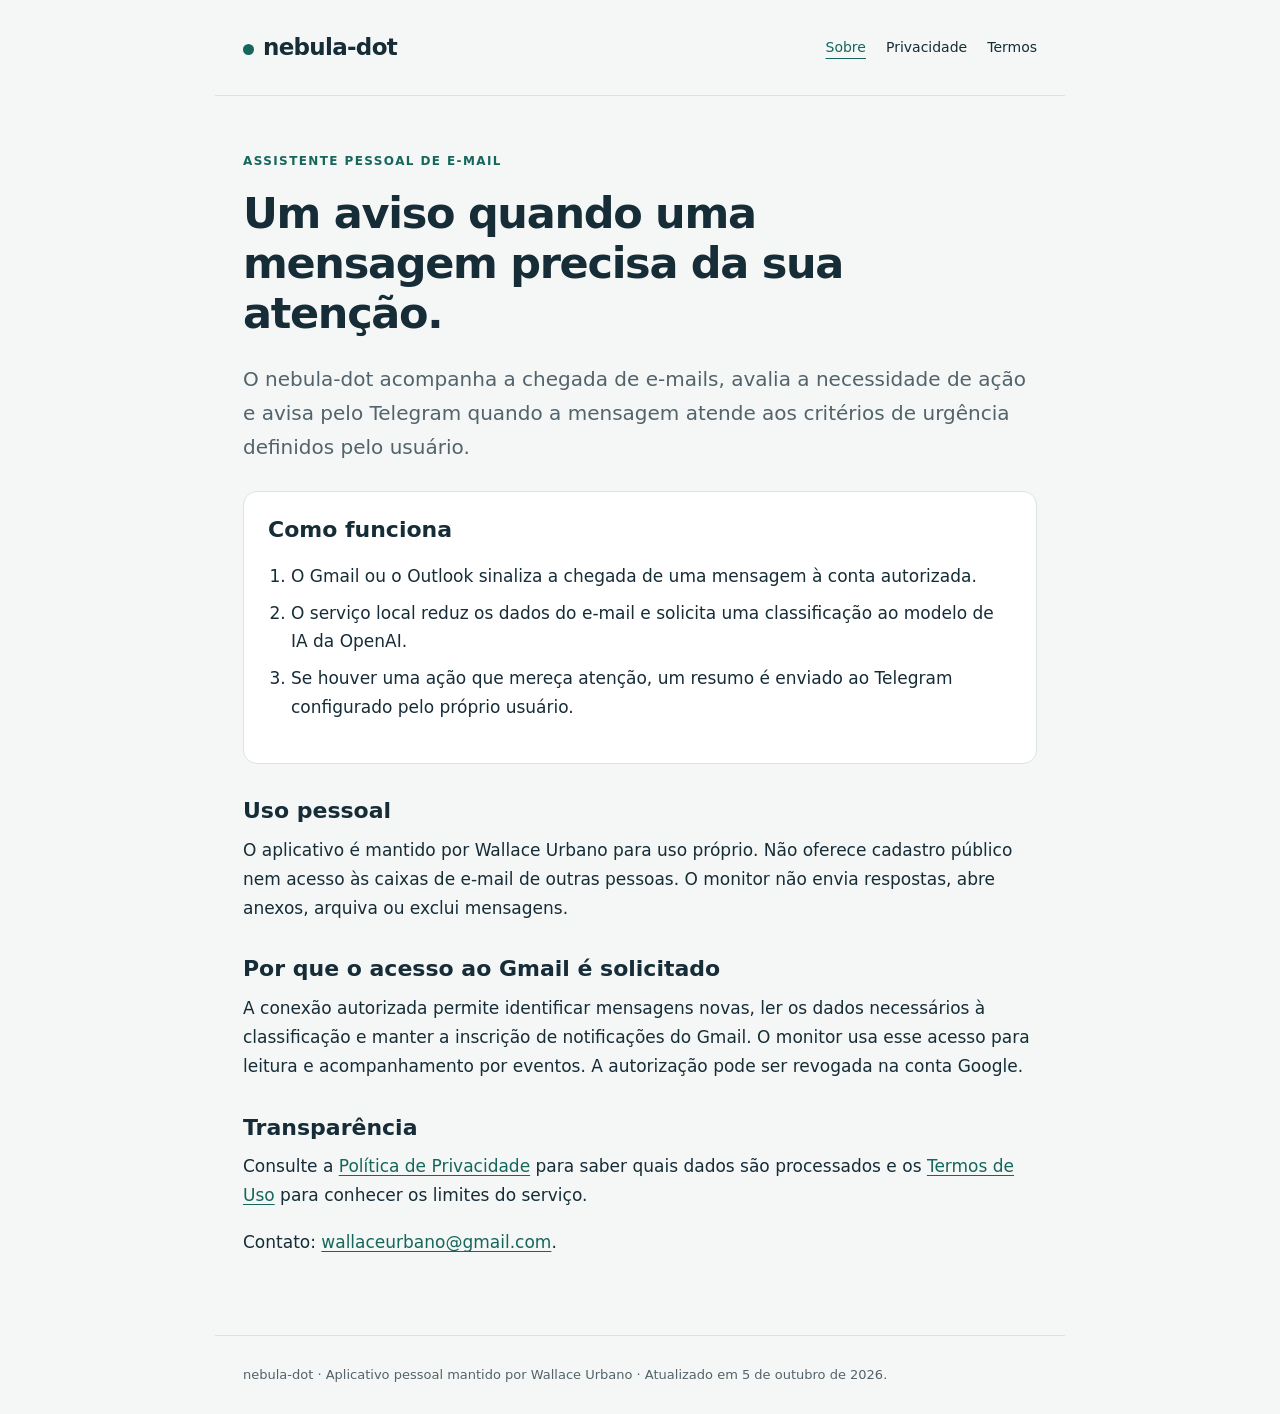
<file: index.html>
<!doctype html>
<html lang="pt-BR"><head><meta charset="utf-8"><meta name="viewport" content="width=device-width,initial-scale=1"><meta name="description" content="nebula-dot: assistente pessoal para identificar e-mails que precisam de atenção."><title>nebula-dot — atenção ao que precisa de você</title><link rel="stylesheet" href="style.css"></head><body>
<header><a class="brand" href="index.html"><span class="dot" aria-hidden="true"></span>nebula-dot</a><nav aria-label="Principal"><a href="index.html" aria-current="page">Sobre</a><a href="privacy.html">Privacidade</a><a href="terms.html">Termos</a></nav></header>
<main><p class="eyebrow">Assistente pessoal de e-mail</p><h1>Um aviso quando uma mensagem precisa da sua atenção.</h1><p class="lead">O nebula-dot acompanha a chegada de e-mails, avalia a necessidade de ação e avisa pelo Telegram quando a mensagem atende aos critérios de urgência definidos pelo usuário.</p>
<div class="card"><h2>Como funciona</h2><ol class="steps"><li>O Gmail ou o Outlook sinaliza a chegada de uma mensagem à conta autorizada.</li><li>O serviço local reduz os dados do e-mail e solicita uma classificação ao modelo de IA da OpenAI.</li><li>Se houver uma ação que mereça atenção, um resumo é enviado ao Telegram configurado pelo próprio usuário.</li></ol></div>
<h2>Uso pessoal</h2><p>O aplicativo é mantido por Wallace Urbano para uso próprio. Não oferece cadastro público nem acesso às caixas de e-mail de outras pessoas. O monitor não envia respostas, abre anexos, arquiva ou exclui mensagens.</p>
<h2>Por que o acesso ao Gmail é solicitado</h2><p>A conexão autorizada permite identificar mensagens novas, ler os dados necessários à classificação e manter a inscrição de notificações do Gmail. O monitor usa esse acesso para leitura e acompanhamento por eventos. A autorização pode ser revogada na conta Google.</p>
<h2>Transparência</h2><p>Consulte a <a href="privacy.html">Política de Privacidade</a> para saber quais dados são processados e os <a href="terms.html">Termos de Uso</a> para conhecer os limites do serviço.</p><p>Contato: <a href="mailto:wallaceurbano@gmail.com">wallaceurbano@gmail.com</a>.</p></main>
<footer>nebula-dot · Aplicativo pessoal mantido por Wallace Urbano · Atualizado em 5 de outubro de 2026.</footer></body></html>
</file>
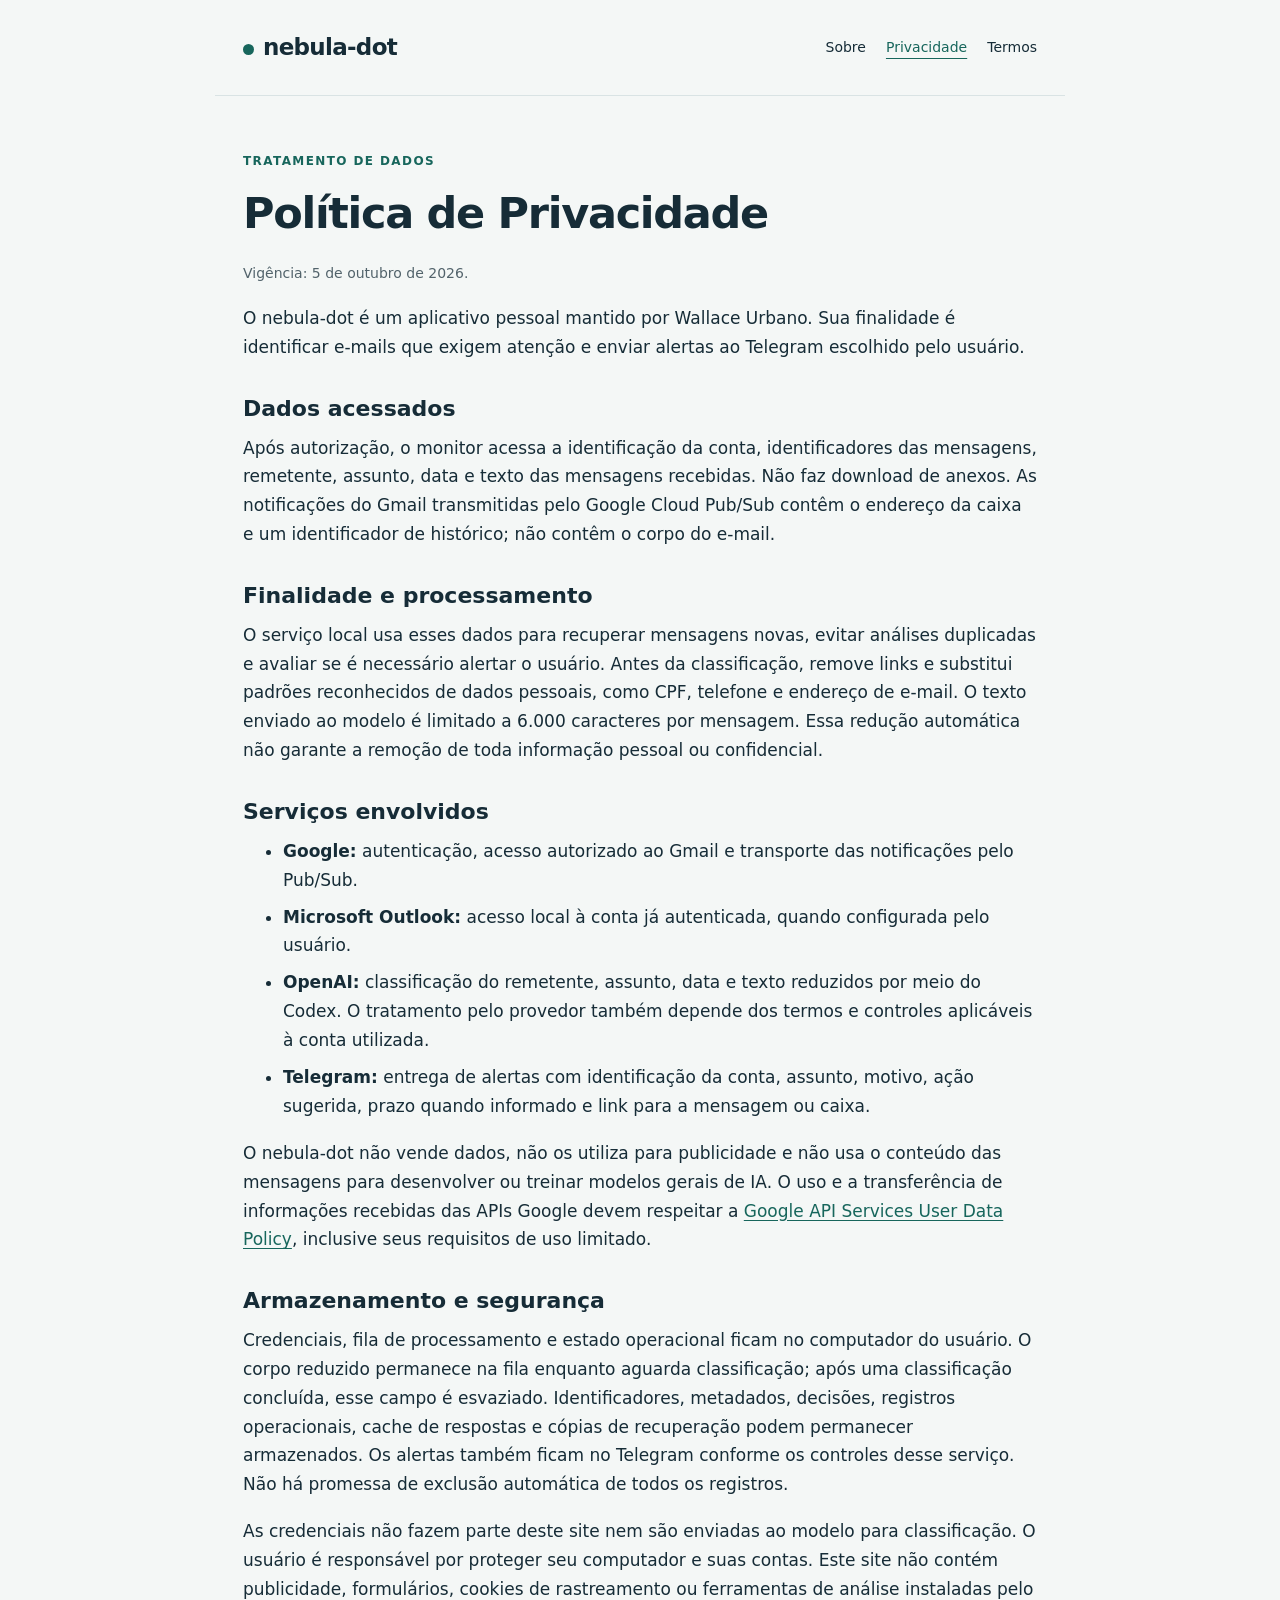
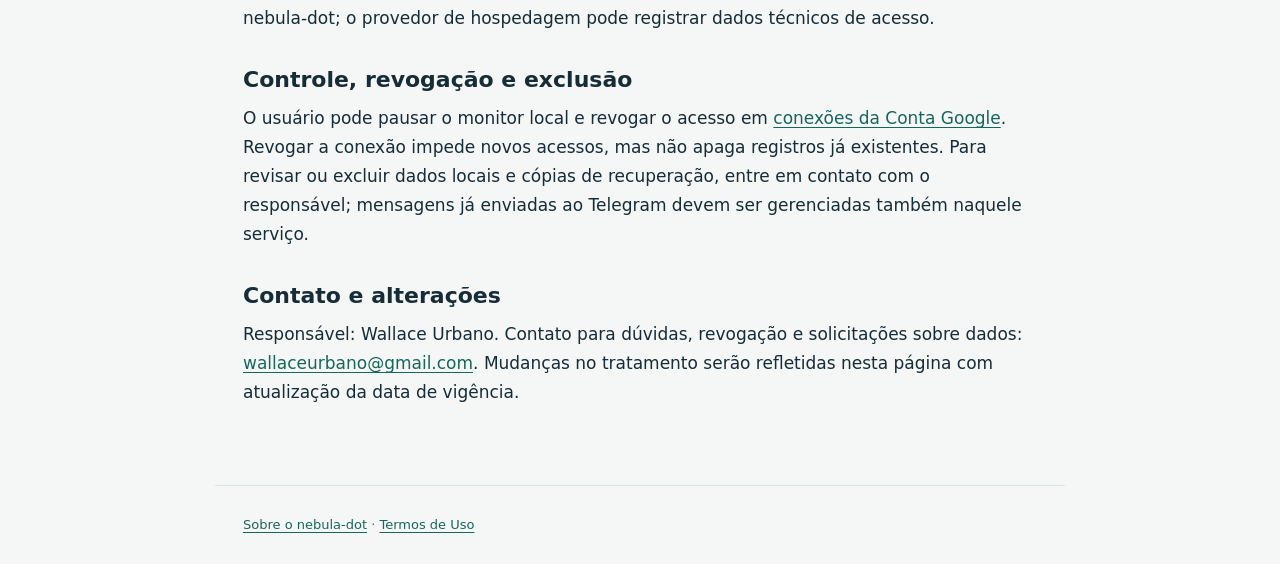
<file: privacy.html>
<!doctype html>
<html lang="pt-BR"><head><meta charset="utf-8"><meta name="viewport" content="width=device-width,initial-scale=1"><title>Privacidade — nebula-dot</title><link rel="stylesheet" href="style.css"></head><body>
<header><a class="brand" href="index.html"><span class="dot" aria-hidden="true"></span>nebula-dot</a><nav aria-label="Principal"><a href="index.html">Sobre</a><a href="privacy.html" aria-current="page">Privacidade</a><a href="terms.html">Termos</a></nav></header>
<main><p class="eyebrow">Tratamento de dados</p><h1>Política de Privacidade</h1><p class="date">Vigência: 5 de outubro de 2026.</p><p>O nebula-dot é um aplicativo pessoal mantido por Wallace Urbano. Sua finalidade é identificar e-mails que exigem atenção e enviar alertas ao Telegram escolhido pelo usuário.</p>
<h2>Dados acessados</h2><p>Após autorização, o monitor acessa a identificação da conta, identificadores das mensagens, remetente, assunto, data e texto das mensagens recebidas. Não faz download de anexos. As notificações do Gmail transmitidas pelo Google Cloud Pub/Sub contêm o endereço da caixa e um identificador de histórico; não contêm o corpo do e-mail.</p>
<h2>Finalidade e processamento</h2><p>O serviço local usa esses dados para recuperar mensagens novas, evitar análises duplicadas e avaliar se é necessário alertar o usuário. Antes da classificação, remove links e substitui padrões reconhecidos de dados pessoais, como CPF, telefone e endereço de e-mail. O texto enviado ao modelo é limitado a 6.000 caracteres por mensagem. Essa redução automática não garante a remoção de toda informação pessoal ou confidencial.</p>
<h2>Serviços envolvidos</h2><ul><li><strong>Google:</strong> autenticação, acesso autorizado ao Gmail e transporte das notificações pelo Pub/Sub.</li><li><strong>Microsoft Outlook:</strong> acesso local à conta já autenticada, quando configurada pelo usuário.</li><li><strong>OpenAI:</strong> classificação do remetente, assunto, data e texto reduzidos por meio do Codex. O tratamento pelo provedor também depende dos termos e controles aplicáveis à conta utilizada.</li><li><strong>Telegram:</strong> entrega de alertas com identificação da conta, assunto, motivo, ação sugerida, prazo quando informado e link para a mensagem ou caixa.</li></ul>
<p>O nebula-dot não vende dados, não os utiliza para publicidade e não usa o conteúdo das mensagens para desenvolver ou treinar modelos gerais de IA. O uso e a transferência de informações recebidas das APIs Google devem respeitar a <a href="https://developers.google.com/terms/api-services-user-data-policy">Google API Services User Data Policy</a>, inclusive seus requisitos de uso limitado.</p>
<h2>Armazenamento e segurança</h2><p>Credenciais, fila de processamento e estado operacional ficam no computador do usuário. O corpo reduzido permanece na fila enquanto aguarda classificação; após uma classificação concluída, esse campo é esvaziado. Identificadores, metadados, decisões, registros operacionais, cache de respostas e cópias de recuperação podem permanecer armazenados. Os alertas também ficam no Telegram conforme os controles desse serviço. Não há promessa de exclusão automática de todos os registros.</p>
<p>As credenciais não fazem parte deste site nem são enviadas ao modelo para classificação. O usuário é responsável por proteger seu computador e suas contas. Este site não contém publicidade, formulários, cookies de rastreamento ou ferramentas de análise instaladas pelo nebula-dot; o provedor de hospedagem pode registrar dados técnicos de acesso.</p>
<h2>Controle, revogação e exclusão</h2><p>O usuário pode pausar o monitor local e revogar o acesso em <a href="https://myaccount.google.com/connections">conexões da Conta Google</a>. Revogar a conexão impede novos acessos, mas não apaga registros já existentes. Para revisar ou excluir dados locais e cópias de recuperação, entre em contato com o responsável; mensagens já enviadas ao Telegram devem ser gerenciadas também naquele serviço.</p>
<h2>Contato e alterações</h2><p>Responsável: Wallace Urbano. Contato para dúvidas, revogação e solicitações sobre dados: <a href="mailto:wallaceurbano@gmail.com">wallaceurbano@gmail.com</a>. Mudanças no tratamento serão refletidas nesta página com atualização da data de vigência.</p></main>
<footer><a href="index.html">Sobre o nebula-dot</a> · <a href="terms.html">Termos de Uso</a></footer></body></html>
</file>
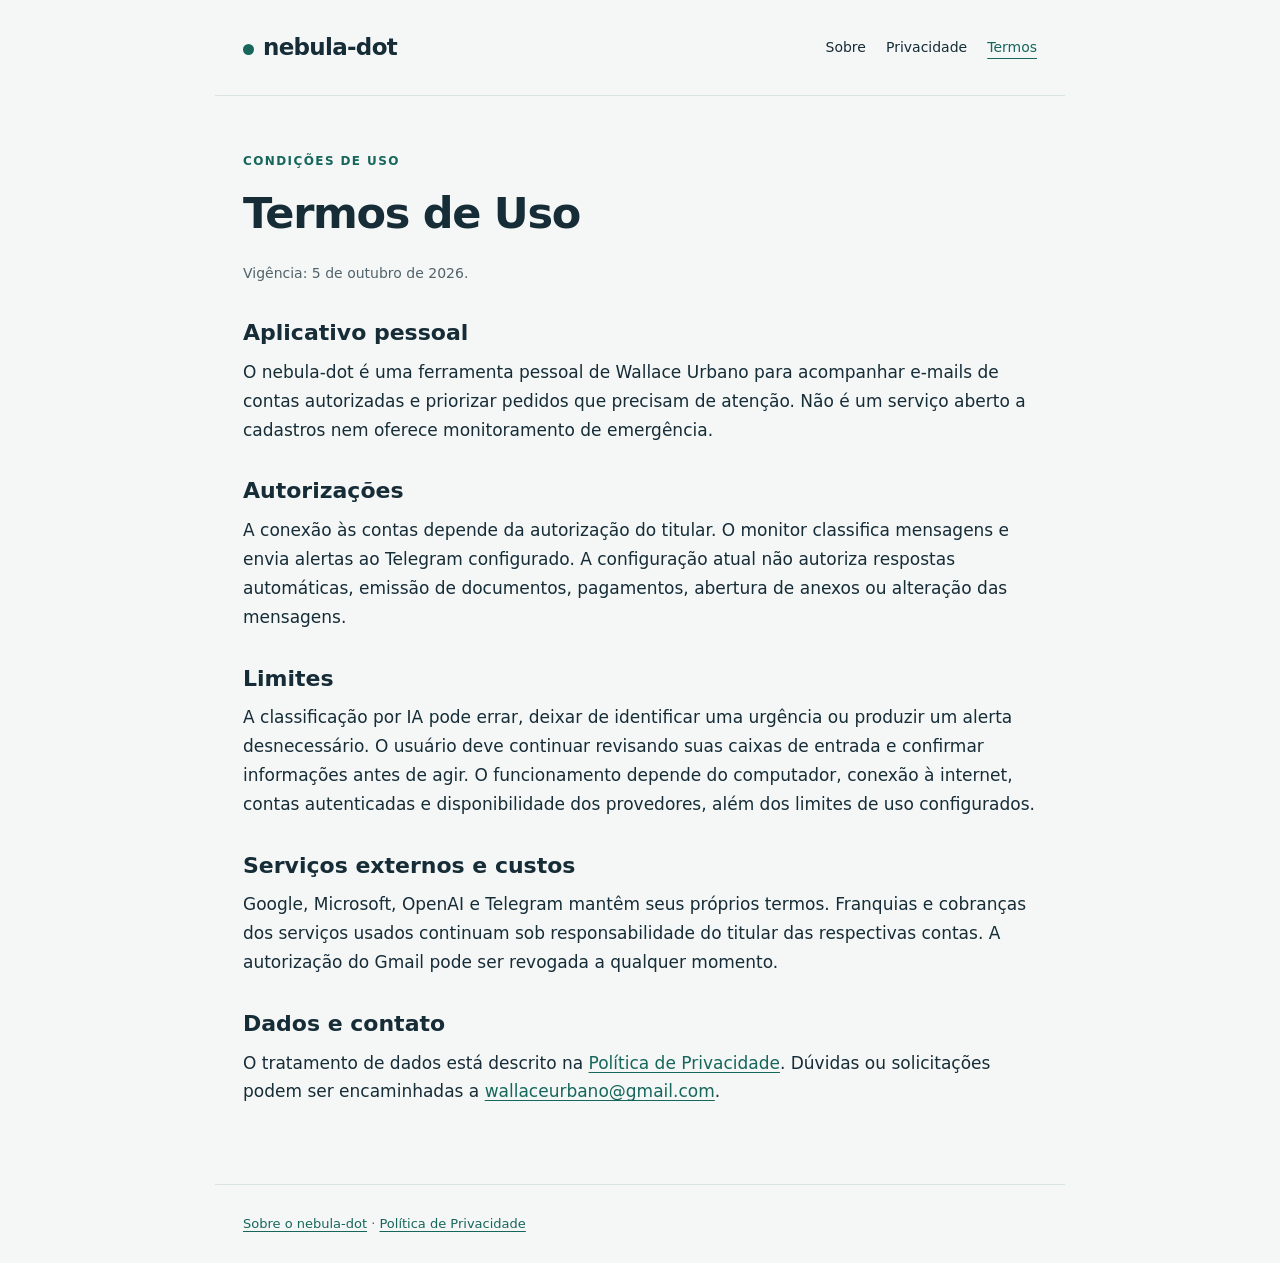
<file: terms.html>
<!doctype html>
<html lang="pt-BR"><head><meta charset="utf-8"><meta name="viewport" content="width=device-width,initial-scale=1"><title>Termos — nebula-dot</title><link rel="stylesheet" href="style.css"></head><body>
<header><a class="brand" href="index.html"><span class="dot" aria-hidden="true"></span>nebula-dot</a><nav aria-label="Principal"><a href="index.html">Sobre</a><a href="privacy.html">Privacidade</a><a href="terms.html" aria-current="page">Termos</a></nav></header>
<main><p class="eyebrow">Condições de uso</p><h1>Termos de Uso</h1><p class="date">Vigência: 5 de outubro de 2026.</p><h2>Aplicativo pessoal</h2><p>O nebula-dot é uma ferramenta pessoal de Wallace Urbano para acompanhar e-mails de contas autorizadas e priorizar pedidos que precisam de atenção. Não é um serviço aberto a cadastros nem oferece monitoramento de emergência.</p>
<h2>Autorizações</h2><p>A conexão às contas depende da autorização do titular. O monitor classifica mensagens e envia alertas ao Telegram configurado. A configuração atual não autoriza respostas automáticas, emissão de documentos, pagamentos, abertura de anexos ou alteração das mensagens.</p>
<h2>Limites</h2><p>A classificação por IA pode errar, deixar de identificar uma urgência ou produzir um alerta desnecessário. O usuário deve continuar revisando suas caixas de entrada e confirmar informações antes de agir. O funcionamento depende do computador, conexão à internet, contas autenticadas e disponibilidade dos provedores, além dos limites de uso configurados.</p>
<h2>Serviços externos e custos</h2><p>Google, Microsoft, OpenAI e Telegram mantêm seus próprios termos. Franquias e cobranças dos serviços usados continuam sob responsabilidade do titular das respectivas contas. A autorização do Gmail pode ser revogada a qualquer momento.</p>
<h2>Dados e contato</h2><p>O tratamento de dados está descrito na <a href="privacy.html">Política de Privacidade</a>. Dúvidas ou solicitações podem ser encaminhadas a <a href="mailto:wallaceurbano@gmail.com">wallaceurbano@gmail.com</a>.</p></main>
<footer><a href="index.html">Sobre o nebula-dot</a> · <a href="privacy.html">Política de Privacidade</a></footer></body></html>
</file>
<file: style.css>
:root{color-scheme:light;--ink:#162c37;--muted:#52636b;--accent:#17665c;--line:#d9e3e4;--paper:#fff;--bg:#f4f7f6}*{box-sizing:border-box}body{margin:0;background:var(--bg);color:var(--ink);font:17px/1.7 system-ui,-apple-system,BlinkMacSystemFont,"Segoe UI",sans-serif}header,main,footer{max-width:850px;margin:auto;padding:28px}header{display:flex;align-items:center;justify-content:space-between;gap:20px;border-bottom:1px solid var(--line)}header a{color:var(--ink);text-decoration:none}.brand{font-size:23px;font-weight:750;letter-spacing:-.7px}.dot{display:inline-block;width:11px;height:11px;border-radius:50%;background:var(--accent);margin-right:9px}nav{display:flex;flex-wrap:wrap;gap:20px;font-size:14px}nav a[aria-current=page]{color:var(--accent);text-decoration:underline;text-underline-offset:6px}main{padding-top:55px;padding-bottom:60px}h1{font-size:clamp(30px,5vw,43px);line-height:1.16;letter-spacing:-1.3px;margin:10px 0 23px;max-width:700px}h2{font-size:22px;line-height:1.3;margin:33px 0 10px}p,ul{margin:0 0 18px}li{margin:8px 0}.eyebrow{font-size:12px;font-weight:700;letter-spacing:1.4px;text-transform:uppercase;color:var(--accent)}.lead{font-size:20px;color:var(--muted)}.card{background:var(--paper);border:1px solid var(--line);padding:24px;border-radius:14px;margin:27px 0}.card h2{margin-top:0}.steps{padding-left:23px}a{color:var(--accent);text-underline-offset:3px}footer{font-size:13px;color:var(--muted);border-top:1px solid var(--line)}.date{font-size:14px;color:var(--muted)}@media(max-width:600px){header{align-items:flex-start;flex-direction:column;gap:15px}header,main,footer{padding-left:22px;padding-right:22px}main{padding-top:35px}nav{gap:16px}}
</file>
